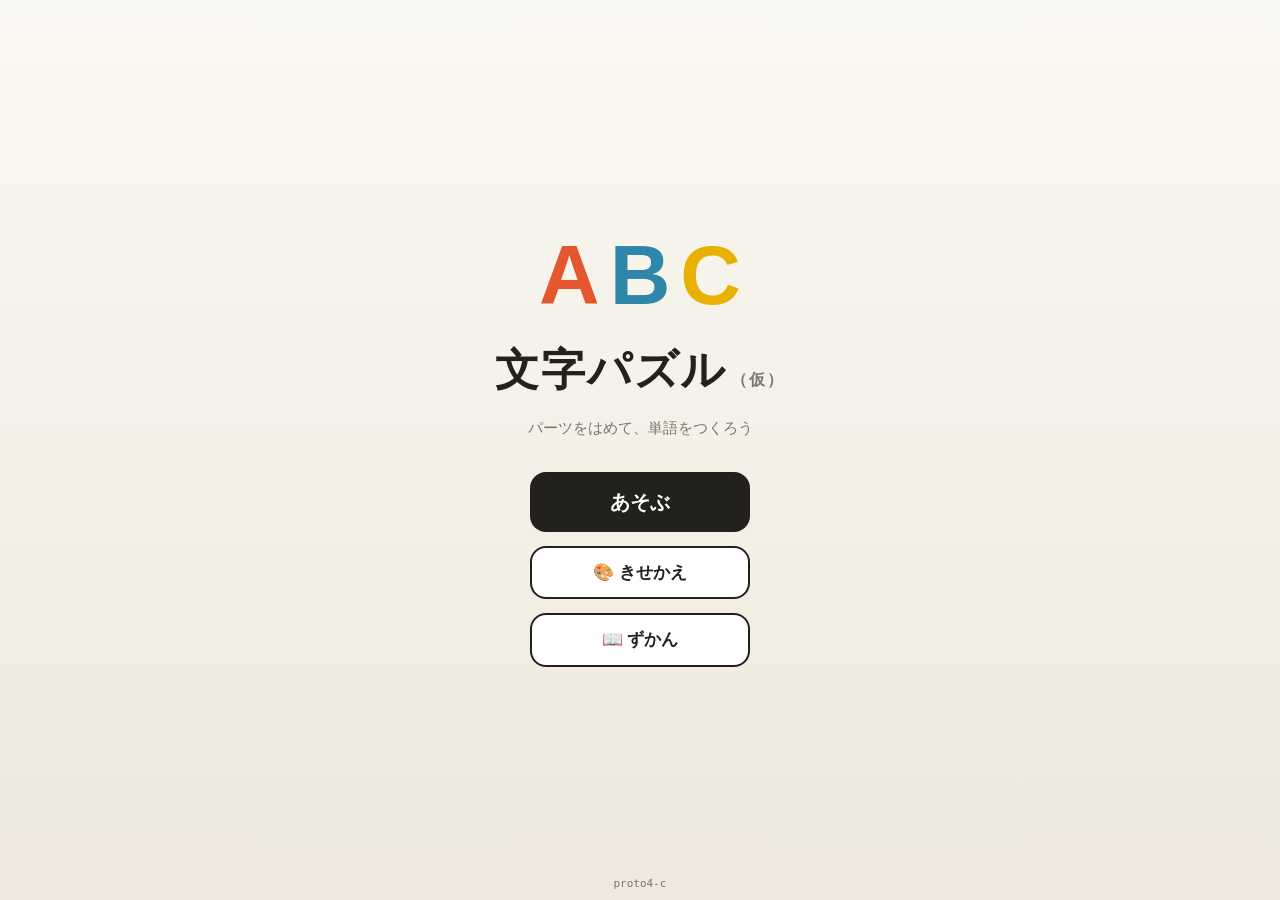
<file: index.html>
<!doctype html>
<html lang="ja">
<head>
<meta charset="utf-8">
<meta name="viewport" content="width=device-width,initial-scale=1,maximum-scale=1,user-scalable=no,viewport-fit=cover">
<meta name="apple-mobile-web-app-capable" content="yes">
<meta name="theme-color" content="#f6f4ef">
<title>文字パズル 試作</title>
<link rel="stylesheet" href="style.css?v=proto4-c">
</head>
<body>
<div id="app">
  <header id="top">
    <div class="lbtns">
      <button id="pauseBtn" type="button" aria-label="一時停止">⏸</button>
      <button id="gear" type="button" aria-label="開発メニュー">⚙</button>
    </div>
    <div id="center"><pre id="diag"></pre><div id="combo"></div></div>
    <div id="jar" aria-label="コイン">
      <svg id="jarSvg" viewBox="0 0 44 56" width="40" height="50">
        <path d="M12 6 H32 M10 10 H34 Q38 12 38 20 V46 Q38 52 32 52 H12 Q6 52 6 46 V20 Q6 12 10 10 Z" fill="rgba(255,255,255,.55)" stroke="#9aa0a6" stroke-width="2.5" stroke-linecap="round" stroke-linejoin="round"/>
        <g id="jarDiscs"></g>
      </svg>
      <span id="coinCount">0</span>
    </div>
  </header>
  <div id="strip">
    <span id="stageLabel">STAGE 1</span>
    <span id="dots"></span>
    <div id="bar"><i id="barFill"></i></div>
    <span id="secs">20.0</span>
  </div>
  <main id="stage">
    <svg id="board" xmlns="http://www.w3.org/2000/svg"></svg>
    <div id="banner"></div>
    <div id="wordPic" hidden><div class="halo"></div><img alt=""><span id="newTag" hidden>NEW!</span></div>
  </main>
  <div id="safeProbe"></div>
</div>

<div id="screens">
  <section id="scrTitle" class="scr opaque" hidden>
    <div class="deco" aria-hidden="true"><span>A</span><span>B</span><span>C</span></div>
    <h1 class="logo">文字パズル<small>（仮）</small></h1>
    <p class="lead">パーツをはめて、単語をつくろう</p>
    <button id="btnPlay" class="big" type="button">あそぶ</button>
    <button id="btnTitleShop" class="mid" type="button">🎨 きせかえ</button>
    <button id="btnTitleBook" class="mid" type="button">📖 ずかん</button>
    <button id="btnTitleDev" class="ghost" type="button">⚙ 開発メニュー</button>
    <p id="ver" class="ver"></p>
  </section>

  <section id="scrSelect" class="scr opaque" hidden>
    <h2 class="ttl">ステージをえらぶ</h2>
    <div id="cards" class="scrollable"></div>
    <div class="row2"><button id="btnSelShop" class="ghost" type="button">🎨 きせかえ</button><button id="btnSelBook" class="ghost" type="button">📖 ずかん</button></div>
    <div class="selfoot">
      <button id="btnSelBack" class="ghost" type="button">← もどる</button>
      <span id="selCoins" class="coinsum"></span>
    </div>
  </section>

  <section id="scrShop" class="scr opaque" hidden>
    <h2 class="ttl">きせかえ</h2>
    <span id="shopCoins" class="coinsum"></span>
    <div class="tabs"><button id="tabBg" class="tab on" type="button">背景</button><button id="tabPal" class="tab" type="button">文字の色</button></div>
    <div id="shopList" class="scrollable"></div>
    <div id="shopBar"><span id="shopMsg"></span><button id="btnShopAct" class="big" type="button">買う</button></div>
    <div class="selfoot" style="margin-top:0"><button id="btnShopBack" class="ghost" type="button">← もどる</button></div>
  </section>

  <section id="scrBook" class="scr opaque" hidden>
    <h2 class="ttl">ことばずかん</h2>
    <span id="bookCount" class="coinsum"></span>
    <div id="bookList" class="scrollable"></div>
    <div class="selfoot" style="margin-top:0"><button id="btnBookBack" class="ghost" type="button">← もどる</button></div>
    <div id="bookDetail" hidden><div class="bdcard"><img id="bdImg" alt=""><div id="bdWord"></div><div id="bdCount"></div><div class="bdhint">タップでとじる</div></div></div>
  </section>

  <section id="scrResult" class="scr veil" hidden>
    <div class="card">
      <h2 id="resTitle">STAGE CLEAR!</h2>
      <div id="resStars"></div>
      <div id="resPics"></div>
      <p id="resTime"></p>
      <p id="resBest"></p>
      <p id="resCoins"></p>
      <p id="resNote" class="note"></p>
      <div class="col">
        <button id="btnNext" class="big" type="button">次のステージ</button>
        <button id="btnRetry" class="mid" type="button">もう一回</button>
        <button id="btnToSelect" class="ghost" type="button">ステージ選択</button>
      </div>
    </div>
  </section>

  <section id="scrFail" class="scr veil" hidden>
    <div class="card small">
      <h2>TIME UP</h2>
      <p class="note">おしい！もう一度やってみよう</p>
      <div class="col">
        <button id="btnFailRetry" class="big" type="button">もう一回</button>
        <button id="btnFailSelect" class="ghost" type="button">ステージ選択</button>
      </div>
    </div>
  </section>

  <section id="scrPause" class="scr veil solid" hidden>
    <div class="card small">
      <h2>一時停止</h2>
      <div class="col">
        <button id="btnResume" class="big" type="button">つづける</button>
        <button id="btnQuit" class="ghost" type="button">やめる</button>
      </div>
    </div>
  </section>
</div>

<canvas id="fx"></canvas>
<section id="dev" hidden></section>
<div id="rotate"><p>縦向きにしてください</p></div>

<script>window.WP={BUILD:'proto4-c'};</script>
<script src="js/config.js?v=proto4-c"></script>
<script src="js/letters.js?v=proto4-c"></script>
<script src="js/stages.js?v=proto4-c"></script>
<script src="js/audio.js?v=proto4-c"></script>
<script src="js/haptics.js?v=proto4-c"></script>
<script src="js/fx.js?v=proto4-c"></script>
<script src="js/shop.js?v=proto4-c"></script>
<script src="js/pics.js?v=proto4-c"></script>
<script src="js/book.js?v=proto4-c"></script>
<script src="js/game.js?v=proto4-c"></script>
<script src="js/flow.js?v=proto4-c"></script>
<script src="js/dev.js?v=proto4-c"></script>
</body>
</html>
</file>
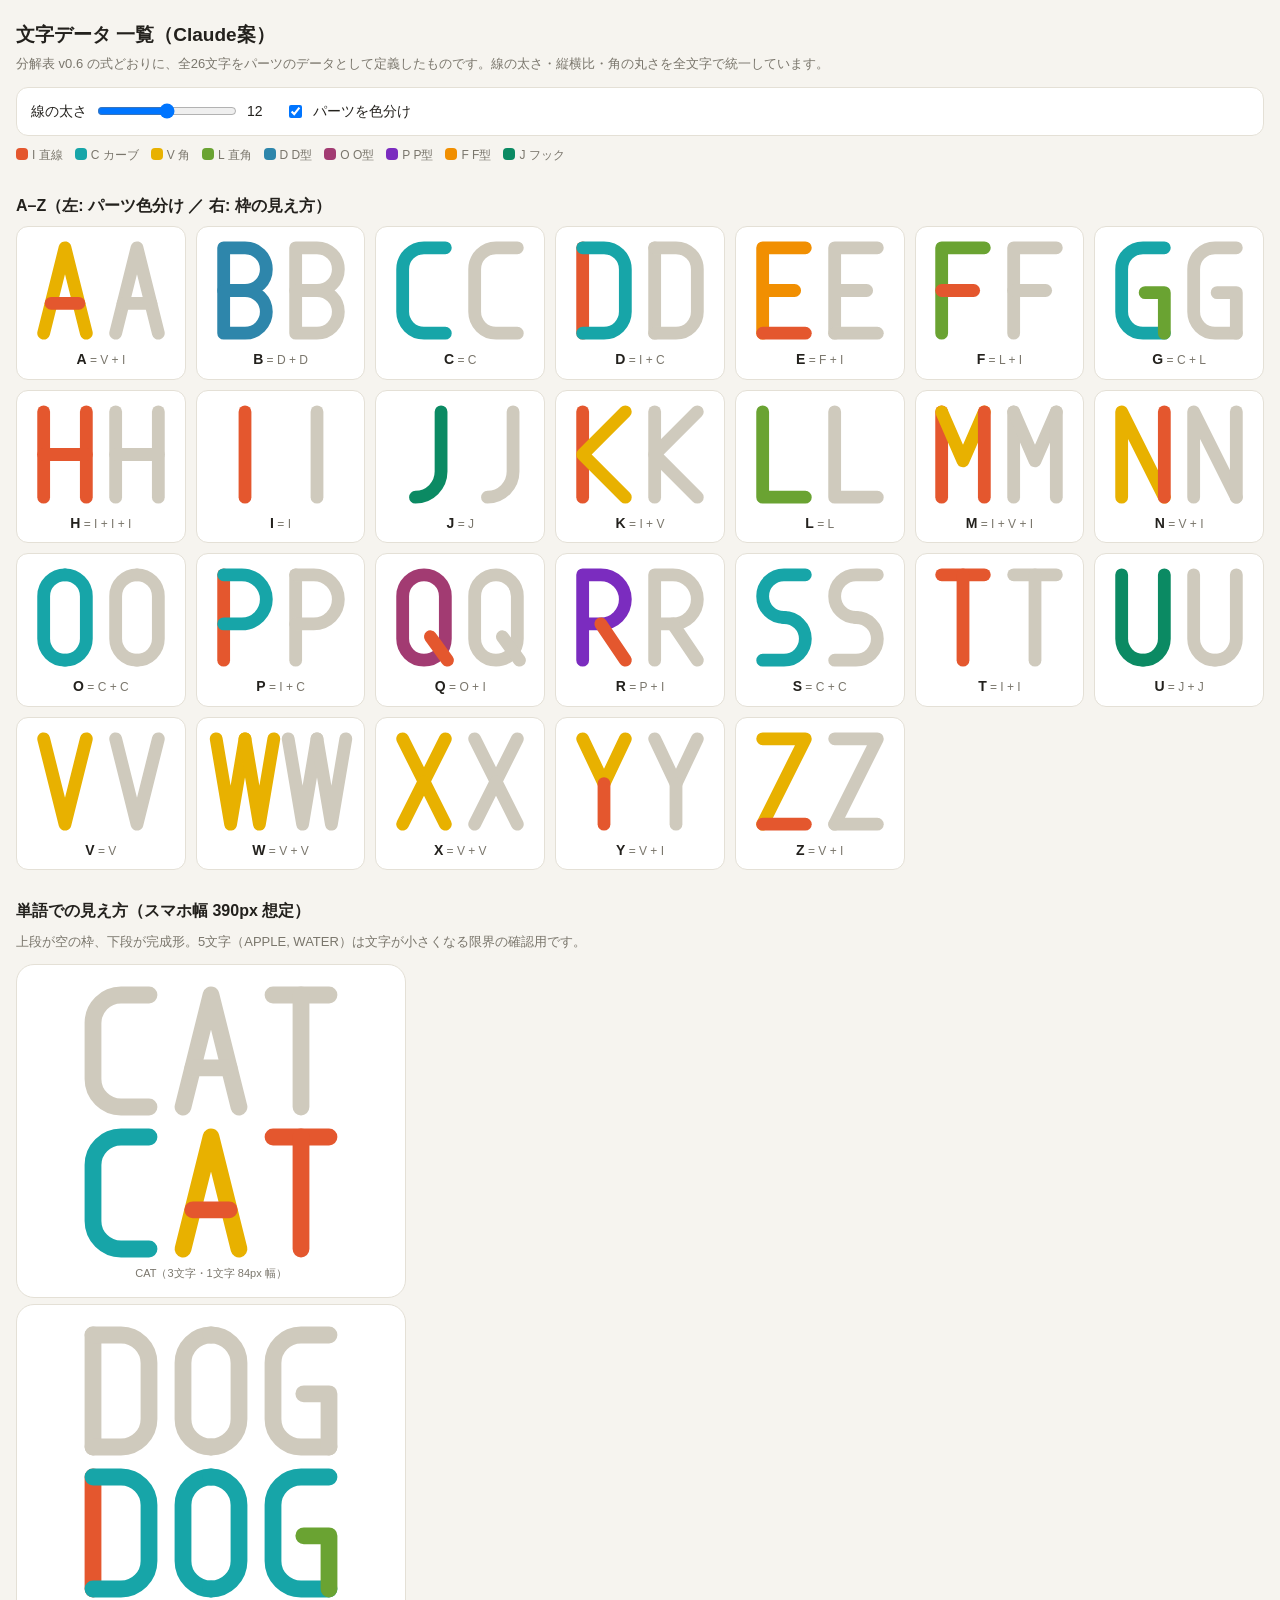
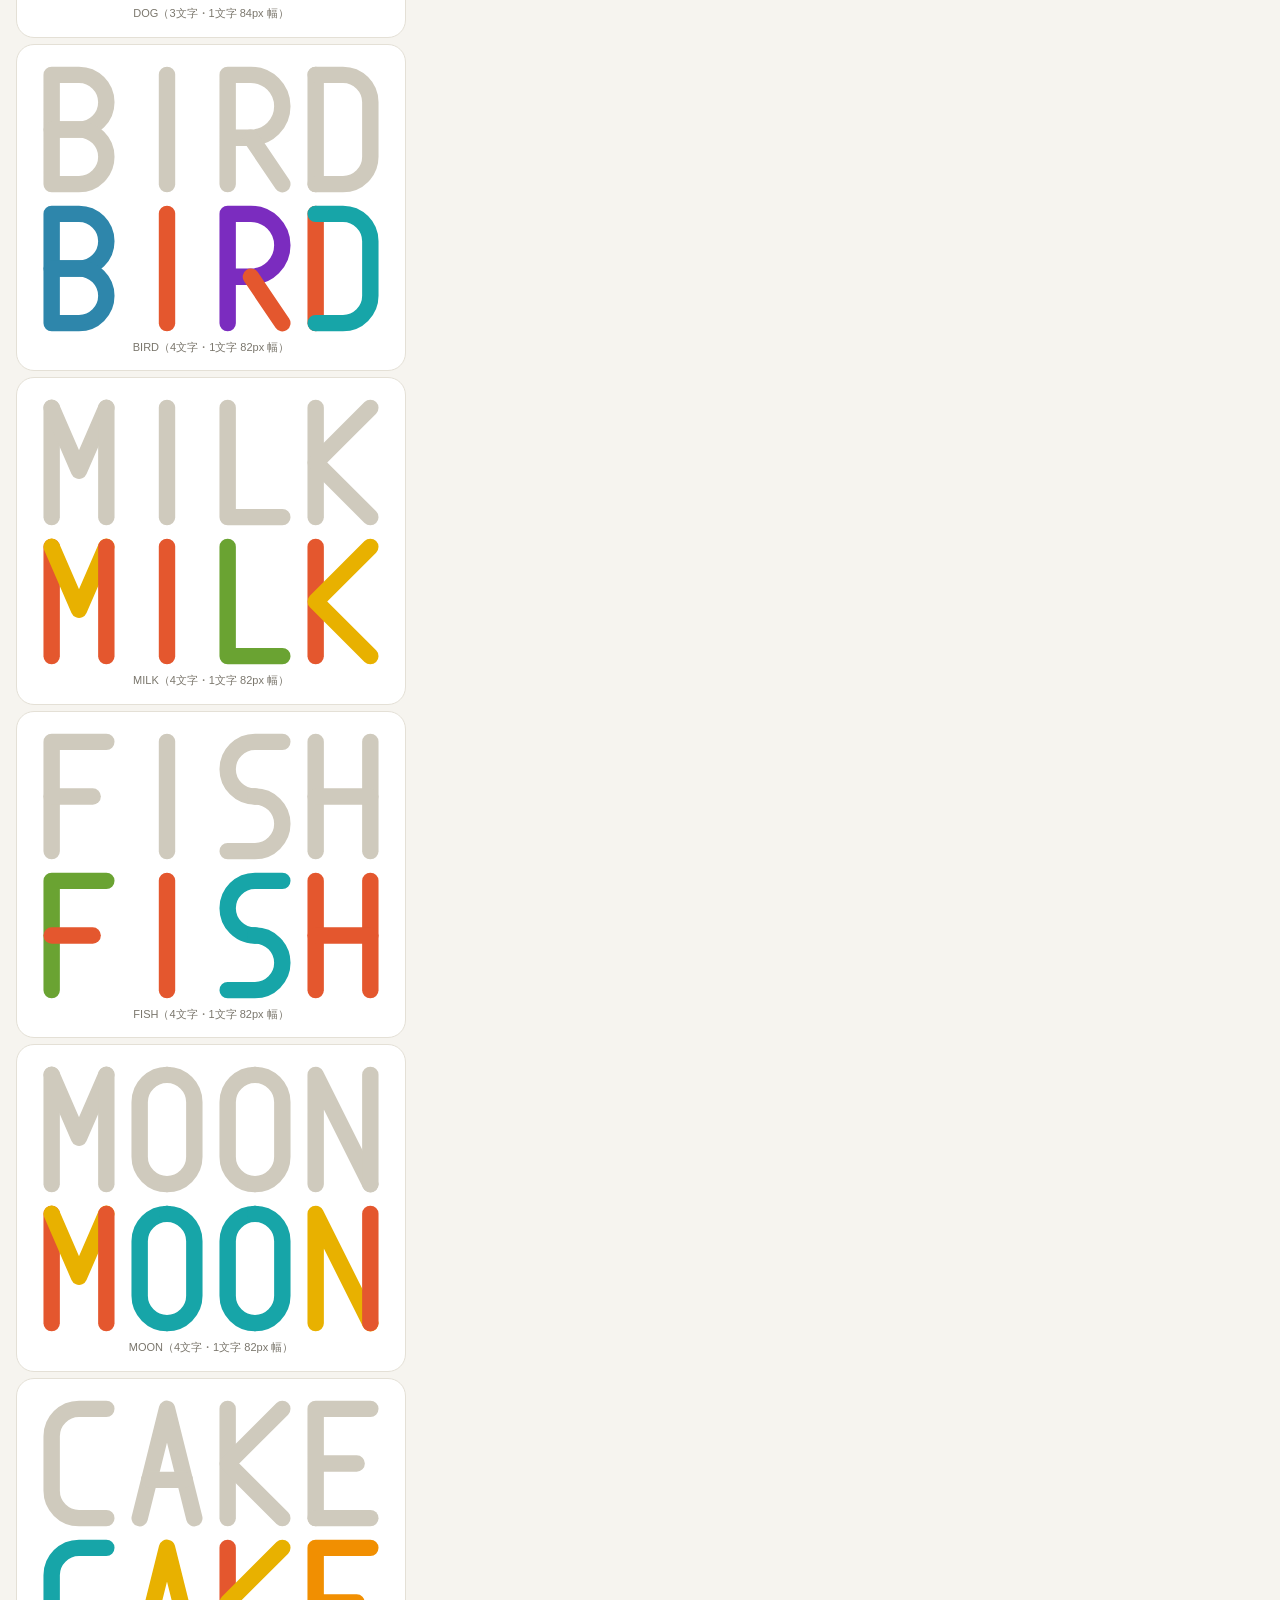
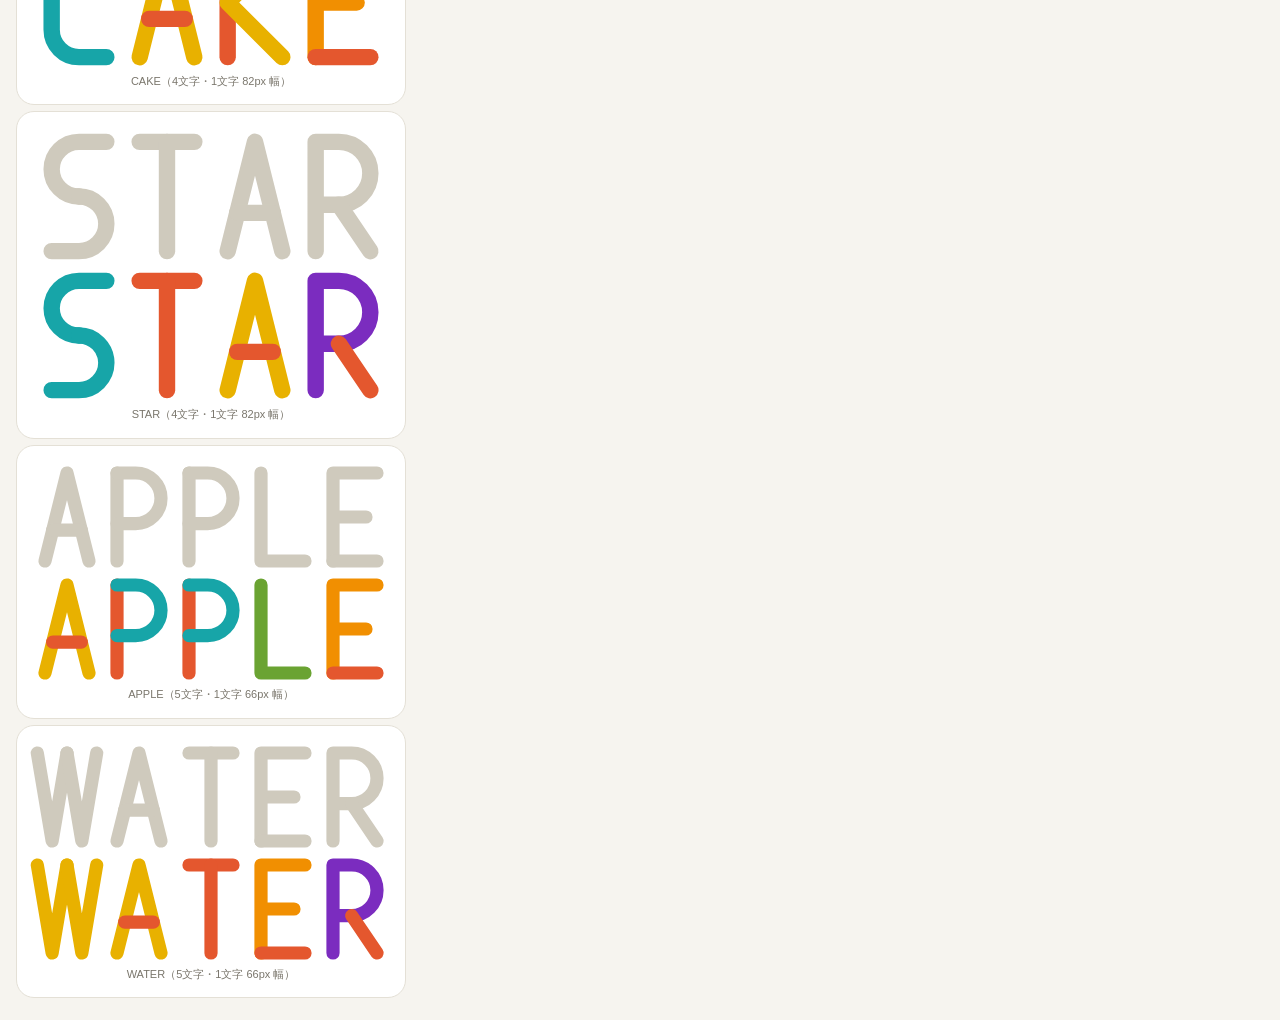
<file: docs/letters-preview.html>
<!doctype html>
<html lang="ja">
<head>
<meta charset="utf-8">
<meta name="viewport" content="width=device-width,initial-scale=1">
<title>文字データ 一覧 (Claude案)</title>
<style>
:root{
  --bg:#f6f4ef; --card:#fff; --ink:#23211d; --sub:#7a766c; --slot:#cfcabd; --line:#e4e0d6;
}
@media (prefers-color-scheme: dark){
  :root{ --bg:#16171a; --card:#212328; --ink:#eeece6; --sub:#9b9a93; --slot:#4a4d55; --line:#32353c; }
}
*{box-sizing:border-box}
body{margin:0;background:var(--bg);color:var(--ink);font:15px/1.6 -apple-system,"Hiragino Sans","Noto Sans JP",sans-serif;padding:16px}
h1{font-size:19px;margin:4px 0 2px}
h2{font-size:16px;margin:28px 0 8px}
p.note{color:var(--sub);margin:4px 0 12px;font-size:13px}
.ctl{display:flex;flex-wrap:wrap;gap:14px 22px;align-items:center;background:var(--card);border:1px solid var(--line);border-radius:12px;padding:12px 14px;position:sticky;top:8px;z-index:5}
.ctl label{display:flex;align-items:center;gap:8px;font-size:14px}
.ctl input[type=range]{width:140px}
.legend{display:flex;flex-wrap:wrap;gap:6px 12px;margin:10px 0;font-size:12px;color:var(--sub)}
.legend i{display:inline-block;width:12px;height:12px;border-radius:4px;vertical-align:-1px;margin-right:4px}
.grid{display:grid;grid-template-columns:repeat(auto-fill,minmax(150px,1fr));gap:10px}
.card{background:var(--card);border:1px solid var(--line);border-radius:12px;padding:10px 10px 8px}
.card .row{display:flex;gap:8px;justify-content:center}
.card svg{width:64px;height:107px;flex:none}
.card .cap{font-size:12px;color:var(--sub);text-align:center;margin-top:4px}
.card .cap b{color:var(--ink);font-size:14px}
.phone{width:min(100%,390px);background:var(--card);border:1px solid var(--line);border-radius:18px;padding:14px 10px;margin:6px 0}
.phone .w{display:flex;justify-content:center;margin:2px 0}
.phone .w svg{flex:none;display:block;margin:0 3px}
.phone .t{font-size:11px;color:var(--sub);text-align:center}
svg{overflow:visible}
svg .p{fill:none;stroke-linecap:round;stroke-linejoin:round;stroke-width:var(--sw,12px)}
svg .s{stroke:var(--slot)}
svg .m{stroke:var(--ink)}
</style>
</head>
<body>
<h1>文字データ 一覧（Claude案）</h1>
<p class="note">分解表 v0.6 の式どおりに、全26文字をパーツのデータとして定義したものです。線の太さ・縦横比・角の丸さを全文字で統一しています。</p>

<div class="ctl">
  <label>線の太さ <input id="sw" type="range" min="6" max="18" step="1" value="12"><span id="swv">12</span></label>
  <label><input id="col" type="checkbox" checked>パーツを色分け</label>
</div>
<div class="legend" id="legend"></div>

<h2>A–Z（左: パーツ色分け ／ 右: 枠の見え方）</h2>
<div class="grid" id="grid"></div>

<h2>単語での見え方（スマホ幅 390px 想定）</h2>
<p class="note">上段が空の枠、下段が完成形。5文字（APPLE, WATER）は文字が小さくなる限界の確認用です。</p>
<div id="words"></div>

<script>
/* ===== 文字データ =====
   座標系: viewBox 0 0 60 100。文字の本体は x 10–50, y 10–90。
   各パーツ {t: 型名, d: SVGパス}。線は太さ一定・丸端・丸角で描画する。
   型: I 直線 / C 半円カーブ / V 角 / L 直角 / D D型 / O O型 / P P型 / F F型 / J フック */
const R_ = (a)=>a; // 見やすさ用のダミー
const LETTERS = {
  A:[{t:'V',d:'M10 90 L30 10 L50 90'},{t:'I',d:'M17 62 H43'}],
  B:[{t:'D',d:'M10 10 H30 A20 20 0 0 1 50 30 A20 20 0 0 1 30 50 H10 Z'},
     {t:'D',d:'M10 50 H30 A20 20 0 0 1 50 70 A20 20 0 0 1 30 90 H10 Z'}],
  C:[{t:'C',d:'M50 10 H30 A20 20 0 0 0 10 30 V70 A20 20 0 0 0 30 90 H50'}],
  D:[{t:'I',d:'M10 10 V90'},{t:'C',d:'M10 10 H30 A20 20 0 0 1 50 30 V70 A20 20 0 0 1 30 90 H10'}],
  E:[{t:'F',d:'M50 10 H10 V90 M10 50 H40'},{t:'I',d:'M10 90 H50'}],
  F:[{t:'L',d:'M50 10 H10 V90'},{t:'I',d:'M10 50 H40'}],
  G:[{t:'C',d:'M50 10 H30 A20 20 0 0 0 10 30 V70 A20 20 0 0 0 30 90 H50'},{t:'L',d:'M32 52 H50 V90'}],
  H:[{t:'I',d:'M10 10 V90'},{t:'I',d:'M50 10 V90'},{t:'I',d:'M10 50 H50'}],
  I:[{t:'I',d:'M30 10 V90'}],
  J:[{t:'J',d:'M46 10 V66 A24 24 0 0 1 22 90'}],
  K:[{t:'I',d:'M10 10 V90'},{t:'V',d:'M50 10 L10 50 L50 90'}],
  L:[{t:'L',d:'M10 10 V90 H50'}],
  M:[{t:'I',d:'M10 90 V10'},{t:'V',d:'M10 10 L30 56 L50 10'},{t:'I',d:'M50 10 V90'}],
  N:[{t:'V',d:'M10 90 V10 L50 90'},{t:'I',d:'M50 10 V90'}],
  O:[{t:'C',d:'M30 10 A20 20 0 0 0 10 30 V70 A20 20 0 0 0 30 90'},{t:'C',d:'M30 10 A20 20 0 0 1 50 30 V70 A20 20 0 0 1 30 90'}],
  P:[{t:'I',d:'M10 10 V90'},{t:'C',d:'M10 10 H27 A23 23 0 0 1 50 33 A23 23 0 0 1 27 56 H10'}],
  Q:[{t:'O',d:'M30 10 A20 20 0 0 1 50 30 V70 A20 20 0 0 1 30 90 A20 20 0 0 1 10 70 V30 A20 20 0 0 1 30 10 Z'},{t:'I',d:'M36 68 L52 90'}],
  R:[{t:'P',d:'M10 10 V90 M10 10 H27 A23 23 0 0 1 50 33 A23 23 0 0 1 27 56 H10'},{t:'I',d:'M27 56 L50 90'}],
  S:[{t:'C',d:'M50 10 H30 A20 20 0 0 0 10 30 A20 20 0 0 0 30 50'},{t:'C',d:'M30 50 A20 20 0 0 1 50 70 A20 20 0 0 1 30 90 H10'}],
  T:[{t:'I',d:'M10 10 H50'},{t:'I',d:'M30 10 V90'}],
  U:[{t:'J',d:'M10 10 V70 A20 20 0 0 0 30 90'},{t:'J',d:'M50 10 V70 A20 20 0 0 1 30 90'}],
  V:[{t:'V',d:'M10 10 L30 90 L50 10'}],
  W:[{t:'V',d:'M3 10 L16.5 90 L30 10'},{t:'V',d:'M30 10 L43.5 90 L57 10'}],
  X:[{t:'V',d:'M10 10 L30 50 L50 10'},{t:'V',d:'M10 90 L30 50 L50 90'}],
  Y:[{t:'V',d:'M10 10 L30 52 L50 10'},{t:'I',d:'M30 52 V90'}],
  Z:[{t:'V',d:'M10 10 H50 L10 90'},{t:'I',d:'M10 90 H50'}]
};
const COLORS = {I:'#e4572e',C:'#17a5a8',V:'#e8b100',L:'#6aa332',D:'#2e86ab',O:'#a23b72',P:'#7b2cbf',F:'#f18f01',J:'#0b8a63'};
const NAMES  = {I:'直線',C:'カーブ',V:'角',L:'直角',D:'D型',O:'O型',P:'P型',F:'F型',J:'フック'};

const svgOf = (ch, mode, w, h)=>{
  const parts = LETTERS[ch];
  const useCol = document.getElementById('col').checked;
  let s = `<svg viewBox="0 0 60 100" ${w?`width="${w}" height="${h}"`:''} aria-label="${ch}">`;
  for(const p of parts){
    if(mode==='slot') s += `<path class="p s" d="${p.d}"/>`;
    else if(useCol)   s += `<path class="p" style="stroke:${COLORS[p.t]}" d="${p.d}"/>`;
    else              s += `<path class="p m" d="${p.d}"/>`;
  }
  return s + '</svg>';
};

function render(){
  document.getElementById('legend').innerHTML =
    Object.keys(COLORS).map(k=>`<span><i style="background:${COLORS[k]}"></i>${k} ${NAMES[k]}</span>`).join('');
  document.getElementById('grid').innerHTML = Object.keys(LETTERS).map(ch=>{
    const n = LETTERS[ch].length, ts = LETTERS[ch].map(p=>p.t).join(' + ');
    return `<div class="card"><div class="row">${svgOf(ch,'fill')}${svgOf(ch,'slot')}</div>
      <div class="cap"><b>${ch}</b> = ${ts}</div></div>`;
  }).join('');
  const words = ['CAT','DOG','BIRD','MILK','FISH','MOON','CAKE','STAR','APPLE','WATER'];
  document.getElementById('words').innerHTML = words.map(wd=>{
    const per = Math.min(84, Math.floor(330 / wd.length)); // 1文字あたり幅(px)
    const h = Math.round(per*100/60);
    const row = mode => `<div class="w">${[...wd].map(c=>svgOf(c,mode,per,h)).join('')}</div>`;
    return `<div class="phone">${row('slot')}${row('fill')}<div class="t">${wd}（${wd.length}文字・1文字 ${per}px 幅）</div></div>`;
  }).join('');
}
const sw = document.getElementById('sw');
sw.oninput = ()=>{ document.documentElement.style.setProperty('--sw', sw.value+'px'); document.getElementById('swv').textContent = sw.value; };
document.getElementById('col').onchange = render;
render();
</script>
</body>
</html>
</file>
<file: style.css>
:root{
  --bg:#f6f4ef; --ink:#23211d; --sub:#7a766c; --slot:#d3cec1; --card:#ffffff; --line:#e4e0d6;
}
*{box-sizing:border-box;-webkit-tap-highlight-color:transparent}
html,body{touch-action:manipulation;margin:0;height:100%;background:var(--bg);color:var(--ink);overflow:hidden;
  overscroll-behavior:none;-webkit-user-select:none;user-select:none;-webkit-touch-callout:none;
  font:15px/1.5 -apple-system,"Hiragino Sans","Noto Sans JP",sans-serif}
body{position:fixed;inset:0}
#app{position:absolute;inset:0;display:flex;flex-direction:column;height:100dvh;
  padding-top:env(safe-area-inset-top)}
#safeProbe{position:absolute;left:0;bottom:0;width:0;height:0;padding-bottom:env(safe-area-inset-bottom);visibility:hidden}

#top{flex:0 0 58px;display:flex;align-items:center;justify-content:space-between;padding:0 12px}
#gear{width:44px;height:44px;border:0;border-radius:12px;background:transparent;font-size:22px;color:var(--sub)}
#center{flex:1;min-width:0;display:flex;flex-direction:column;align-items:center;justify-content:center}
#combo{text-align:center;font-weight:800;font-size:19px;letter-spacing:.04em;color:#e4572e;min-height:24px;line-height:24px}
#combo.pop{animation:combopop .28s ease-out}
#jar{display:flex;align-items:center;gap:6px;font-weight:800;font-size:20px;font-variant-numeric:tabular-nums}
#jar svg{overflow:visible}
#jar.pop svg{animation:jarpop .25s ease-out}
#stage{position:relative;flex:1 1 auto;min-height:0;touch-action:none}
#board{position:absolute;inset:0;width:100%;height:100%;touch-action:none;display:block;overflow:visible}
#banner{position:absolute;left:0;right:0;top:36%;text-align:center;font-size:44px;font-weight:900;color:#e4572e;
  pointer-events:none;opacity:0;letter-spacing:.04em;text-shadow:0 3px 0 rgba(255,255,255,.9)}
#banner.show{animation:banner 1.9s ease-out forwards}
.float{position:absolute;white-space:nowrap;pointer-events:none;font-weight:900;font-size:22px;color:#e4572e;
  text-shadow:0 2px 0 rgba(255,255,255,.9);animation:floatup .8s ease-out forwards;transform:translate(-50%,-50%)}
#fx{position:fixed;inset:0;width:100%;height:100%;pointer-events:none;z-index:20}

/* board svg */
#board .slot,#board .fill,#board .pp,#board .pshadow{fill:none;stroke-linecap:round;stroke-linejoin:round}
#board .slot{stroke:var(--slot)}
#board .fill{opacity:0}
#board .fill.ghost{opacity:.6}
#board .fill.on{opacity:1}
#board .pshadow{stroke:rgba(0,0,0,.2);opacity:0;transform:translate(3px,6px)}
#board .piece.lifted .pshadow{opacity:1}
#board .pinner,#board .fill,#board .letter{transform-box:fill-box;transform-origin:center}
#board .piece.lifted .pinner{transform:scale(1.08)}
#board .pinner.shake{animation:shake .5s ease-in-out infinite}
#board .pinner.wobble{animation:wobble .3s ease-in-out}
#board .fill.pop{animation:fillpop .28s ease-out}
#board .letter.bounce{animation:letterbounce .38s ease-out}
#board .letter.jump{animation:letterjump .5s ease-in-out}

#ghost{pointer-events:none}

#diag{margin:0;font:9px/1.3 ui-monospace,Menlo,monospace;color:#6b675d;text-align:center;pointer-events:none;white-space:pre}

#dev{position:fixed;inset:0;z-index:40;background:var(--bg);overflow-y:auto;-webkit-overflow-scrolling:touch;
  touch-action:pan-y;padding:calc(env(safe-area-inset-top) + 10px) 14px calc(env(safe-area-inset-bottom) + 24px)}
#dev[hidden]{display:none}
#dev h3{margin:16px 0 6px;font-size:14px;color:var(--sub)}
#dev .row{display:flex;align-items:center;gap:10px;margin:6px 0;font-size:14px}
#dev .row label{flex:0 0 150px}
#dev .row input[type=range]{flex:1}
#dev .row .v{flex:0 0 44px;text-align:right;font-variant-numeric:tabular-nums}
#dev .btns{display:flex;flex-wrap:wrap;gap:8px}
#dev button{border:1px solid var(--line);background:var(--card);color:var(--ink);border-radius:10px;padding:9px 12px;font-size:14px}
#dev button.primary{background:#23211d;color:#fff;border-color:#23211d}
#dev textarea{width:100%;height:210px;font:11px/1.4 ui-monospace,Menlo,monospace;border:1px solid var(--line);border-radius:10px;padding:8px;background:var(--card);color:var(--ink);-webkit-user-select:text;user-select:text}
#dev select{font-size:14px;padding:6px;border-radius:8px}

#rotate{display:none;position:fixed;inset:0;z-index:100;background:var(--bg);align-items:center;justify-content:center;font-size:20px;font-weight:700}
@media (orientation:landscape) and (max-height:520px){ #rotate{display:flex} }

@keyframes shake{0%,100%{transform:rotate(0)}20%{transform:rotate(-6deg)}40%{transform:rotate(6deg)}60%{transform:rotate(-4deg)}80%{transform:rotate(4deg)}}
@keyframes wobble{0%,100%{transform:translateX(0)}25%{transform:translateX(-6px)}75%{transform:translateX(6px)}}
@keyframes fillpop{0%{transform:scale(1.25)}60%{transform:scale(.95)}100%{transform:scale(1)}}
@keyframes letterbounce{0%{transform:translateY(0)}40%{transform:translateY(-14px)}100%{transform:translateY(0)}}
@keyframes letterjump{0%{transform:translateY(0) scale(1)}35%{transform:translateY(-26px) scale(1.12)}100%{transform:translateY(0) scale(1)}}
@keyframes combopop{0%{transform:scale(1.5)}100%{transform:scale(1)}}
@keyframes jarpop{0%{transform:scale(1)}40%{transform:scale(1.22)}100%{transform:scale(1)}}
@keyframes banner{0%{opacity:0;transform:scale(.6)}18%{opacity:1;transform:scale(1.12)}30%{transform:scale(1)}80%{opacity:1}100%{opacity:0}}
@keyframes floatup{0%{opacity:0;transform:translate(-50%,-30%) scale(.7)}25%{opacity:1}100%{opacity:0;transform:translate(-50%,-160%) scale(1.1)}}

/* ===== proto2: タイマー・進捗・各画面 ===== */
.lbtns{display:flex;gap:0}
#pauseBtn,#gear{width:40px;height:44px;border:0;border-radius:12px;background:transparent;font-size:20px;color:var(--sub)}
#pauseBtn:disabled{opacity:.25}
#top{padding:0 8px 0 4px}
#strip{flex:0 0 34px;display:flex;align-items:center;gap:10px;padding:0 14px;font-weight:800}
#stageLabel{font-size:13px;letter-spacing:.08em;color:var(--sub);min-width:70px}
#dots{display:flex;gap:5px}
#dots i{width:10px;height:10px;border-radius:50%;background:#d9d4c6}
#dots i.cur{background:#b9b3a1}
#dots i.on{background:#6aa332}
#bar{flex:1;height:12px;border-radius:7px;background:#e6e1d4;overflow:hidden}
#barFill{display:block;height:100%;width:100%;border-radius:7px;background:linear-gradient(90deg,#6aa332,#a6c93a);transition:none}
#secs{min-width:44px;text-align:right;font-variant-numeric:tabular-nums;font-size:17px}
#strip.warn #barFill{background:#e4572e}
#strip.warn #secs{color:#e4572e;animation:blink .5s steps(2) infinite}
#strip.free #bar,#strip.free #secs{visibility:hidden}
.float.fixed{position:fixed;z-index:25}

#board{transition:transform .28s ease-out,opacity .28s ease-out}
#board.out{opacity:0;transform:translateX(-56px)}
#board.pre{transition:none;opacity:0;transform:translateX(56px)}
#stage.shake{animation:stageshake .32s ease-out}

#screens{position:fixed;inset:0;z-index:15;pointer-events:none}
.scr{position:absolute;inset:0;display:flex;flex-direction:column;align-items:center;justify-content:center;gap:14px;
  padding:calc(env(safe-area-inset-top) + 16px) 20px calc(env(safe-area-inset-bottom) + 16px);pointer-events:auto;text-align:center}
.scr[hidden]{display:none}
.scr.opaque{background:var(--bg)}
.scr.veil{background:rgba(246,244,239,.9)}
.scr.veil.solid{background:rgba(246,244,239,.97)}
.logo{margin:0;font-size:44px;font-weight:900;letter-spacing:.04em}
.logo small{font-size:16px;font-weight:700;color:var(--sub);margin-left:4px}
.lead{margin:0 0 18px;color:var(--sub)}
.deco{display:flex;gap:10px;font-size:84px;font-weight:900;line-height:1;margin-bottom:6px}
.deco span:nth-child(1){color:#e4572e}.deco span:nth-child(2){color:#2e86ab}.deco span:nth-child(3){color:#e8b100}
.ver{position:absolute;bottom:calc(env(safe-area-inset-bottom) + 10px);margin:0;font:11px ui-monospace,Menlo,monospace;color:var(--sub)}
.ttl{margin:0 0 6px;font-size:22px}
button.big,button.mid,button.ghost{font:inherit;border:0;border-radius:16px;cursor:pointer;color:#fff}
button.big{background:#23211d;font-size:20px;font-weight:800;padding:15px 48px;min-width:220px}
button.mid{background:#fff;color:var(--ink);border:2px solid #23211d;font-size:17px;font-weight:800;padding:12px 40px;min-width:220px}
button.ghost{background:transparent;color:var(--sub);font-size:15px;padding:10px 16px}
#cards{display:flex;flex-direction:column;gap:12px;width:min(100%,340px)}
.cardbtn{display:grid;grid-template-columns:54px 1fr auto;align-items:center;gap:12px;background:#fff;border:2px solid #e4e0d6;border-radius:18px;padding:14px 16px;font:inherit;text-align:left;color:var(--ink)}
.cardbtn:disabled{opacity:.45}
.cardbtn .num{font-size:34px;font-weight:900}
.cardbtn .info{font-size:14px;color:var(--sub)}
.st{color:#d9d4c6;font-size:24px}
.st.on{color:#f6c542}
.selfoot{display:flex;align-items:center;justify-content:space-between;width:min(100%,340px);margin-top:10px}
.coinsum{font-weight:800}
.card{background:#fff;border-radius:24px;padding:26px 24px 20px;width:min(100%,330px);box-shadow:0 10px 30px rgba(0,0,0,.12)}
.card.small{padding:24px}
.card h2{margin:0 0 10px;font-size:26px;letter-spacing:.04em}
.card p{margin:4px 0}
.card .note{color:var(--sub);font-size:14px}
#resStars{font-size:44px;line-height:1.1;margin:4px 0 8px}
#resStars .st{font-size:46px;display:inline-block}
#resStars .st.pop{animation:starpop .45s ease-out}
.col{display:flex;flex-direction:column;align-items:center;gap:10px;margin-top:14px}

@keyframes blink{0%{opacity:1}50%{opacity:.35}}
@keyframes stageshake{0%,100%{transform:translate(0,0)}20%{transform:translate(-7px,3px)}40%{transform:translate(6px,-3px)}60%{transform:translate(-4px,2px)}80%{transform:translate(3px,-1px)}}
@keyframes starpop{0%{transform:scale(.2) rotate(-30deg)}60%{transform:scale(1.35) rotate(8deg)}100%{transform:scale(1) rotate(0)}}

/* ===== proto2: 質感 ===== */
html,body{background:linear-gradient(#faf8f2,#eee9dc) fixed}
body{font-family:ui-rounded,"SF Pro Rounded","Hiragino Maru Gothic ProN",-apple-system,"Hiragino Sans","Noto Sans JP",sans-serif}
.scr.opaque{background:linear-gradient(#faf8f2,#eee9dc)}
#board .fillhi,#board .phi{fill:none;stroke:#fff;stroke-linecap:round;stroke-linejoin:round;opacity:0;pointer-events:none}
#board .phi{opacity:.32}
#board .fill.on+.fillhi{opacity:.32}
#board .fill.ghost+.fillhi{opacity:.2}
#board .slot.pulse{animation:slotpulse .6s ease-in-out infinite}
@keyframes slotpulse{0%,100%{stroke:#d3cec1}50%{stroke:#f2a98c}}

/* 振動の実験 */
#hx{display:flex;flex-direction:column;gap:8px;position:relative}
.xbox{display:block;padding:14px 12px;border:2px dashed #b9b3a1;border-radius:12px;background:#fff;font-size:14px;touch-action:manipulation}
.xbox:active{background:#f3efe3}
.xbox b{display:inline-block;min-width:1.4em;font-size:16px}

/* ===== proto3: テーマ（着せ替え）。色は変数にして、背景ごとに差し替える ===== */
:root{
  --bg1:#faf8f2; --bg2:#eee9dc; --panel:#ffffff; --panel-line:#e4e0d6; --dot:#d9d4c6; --dotcur:#b9b3a1; --barbg:#e6e1d4;
  --veil:rgba(246,244,239,.9); --veil2:rgba(246,244,239,.97); --btn:#23211d; --btn-ink:#ffffff; --shadow-w:rgba(255,255,255,.9);
  --pulse:#f2a98c; --wcard:rgba(255,255,255,.78); --wcard-line:#e8e3d6; --wcard-sh:rgba(0,0,0,.05);
}
html,body{background:linear-gradient(var(--bg1),var(--bg2));color:var(--ink)}   /* fixed は使わない（iPhone の Safari で重くなりやすい。body は画面に固定済み） */
#rotate{background:var(--bg1)}
.scr.opaque{background:linear-gradient(var(--bg1),var(--bg2))}
.scr.veil{background:var(--veil)}
.scr.veil.solid{background:var(--veil2)}
.card,.cardbtn,button.mid,.xbox{background:var(--panel);color:var(--ink)}
.cardbtn{border-color:var(--panel-line)}
button.big{background:var(--btn);color:var(--btn-ink)}
button.mid{border-color:var(--btn)}
#dots i{background:var(--dot)} #dots i.cur{background:var(--dotcur)} #bar{background:var(--barbg)}
.st{color:var(--dot)} .st.on{color:#f6c542}
#banner,.float{text-shadow:0 3px 0 var(--shadow-w)}
#board .wcard-sh{fill:var(--wcard-sh)}
#board .wcard{fill:var(--wcard);stroke:var(--wcard-line);stroke-width:2}
@keyframes slotpulse{0%,100%{stroke:var(--slot)}50%{stroke:var(--pulse)}}
.deco span:nth-child(1){color:var(--tc-I,#e4572e)}.deco span:nth-child(2){color:var(--tc-D,#2e86ab)}.deco span:nth-child(3){color:var(--tc-V,#e8b100)}
html:not(.dev) #diag,html:not(.dev) #gear,html:not(.dev) #btnTitleDev{display:none}
.scrollable{overflow-y:auto;-webkit-overflow-scrolling:touch;touch-action:pan-y}

/* きせかえ画面 */
#scrShop{justify-content:flex-start;gap:10px}
.tabs{display:flex;gap:8px}
.tab{border:2px solid var(--panel-line);background:var(--panel);color:var(--ink);border-radius:14px;padding:8px 20px;font:inherit;font-weight:800}
.tab.on{background:var(--btn);color:var(--btn-ink);border-color:var(--btn)}
#shopList{display:flex;flex-direction:column;gap:10px;flex:1 1 auto;min-height:0;width:min(100%,340px);padding:2px}
.shopitem{display:grid;grid-template-columns:96px 1fr auto;align-items:center;gap:12px;background:var(--panel);border:3px solid var(--panel-line);border-radius:16px;padding:8px 12px;font:inherit;color:var(--ink);text-align:left;flex:0 0 auto}
.shopitem.sel{border-color:#e4572e}
.shopitem .nm{font-weight:800;font-size:16px}
.shopitem .tag{font-size:13px;color:var(--sub);text-align:right;white-space:nowrap}
.shopitem .tag.eq{color:#6aa332;font-weight:800}
#shopBar{display:flex;flex-direction:column;align-items:center;gap:6px;width:min(100%,340px)}
#shopMsg{min-height:20px;font-size:13px;color:var(--sub)}
button.big:disabled{opacity:.4}
#cards{max-height:calc(100dvh - 200px)}
#ghost .g1{fill:var(--ink);fill-opacity:.15;stroke:var(--ink);stroke-opacity:.55;stroke-width:3}
#ghost .g2{fill:var(--ink);fill-opacity:.55}

/* ===== proto4: 単語のイラスト・ずかん ===== */
:root{--sil-f:brightness(0);--sil-o:.13;--halo:rgba(255,255,255,.75)}
#wordPic{position:absolute;z-index:6;pointer-events:none;opacity:0}
#wordPic[hidden]{display:none}
#wordPic .halo{position:absolute;inset:-14%;border-radius:50%;background:radial-gradient(circle,var(--halo) 0%,transparent 68%)}
#wordPic img{position:relative;display:block;width:100%;height:100%;object-fit:contain;filter:drop-shadow(0 0 1.5px rgba(255,255,255,.95)) drop-shadow(0 8px 10px rgba(0,0,0,.18))}
#wordPic.show{animation:picpop .62s cubic-bezier(.2,1.4,.4,1) forwards;will-change:transform,opacity}
#wordPic.hide{opacity:0;transition:opacity .25s}
#newTag{position:absolute;right:-4%;top:-2%;background:#e4572e;color:#fff;font-weight:900;font-size:15px;letter-spacing:.06em;padding:4px 11px;border-radius:999px;transform:rotate(12deg);box-shadow:0 3px 0 rgba(0,0,0,.15)}
#newTag[hidden]{display:none}
@keyframes picpop{0%{opacity:0;transform:scale(.25) rotate(-14deg)}55%{opacity:1;transform:scale(1.14) rotate(5deg)}75%{opacity:1;transform:scale(.96) rotate(-2deg)}100%{opacity:1;transform:scale(1) rotate(0)}}

#scrBook{justify-content:flex-start;gap:8px}
#bookList{flex:1 1 auto;min-height:0;width:min(100%,360px);display:grid;grid-template-columns:repeat(3,1fr);gap:10px;align-content:start;padding:2px}
.bk{display:flex;flex-direction:column;align-items:center;gap:4px;background:var(--panel);border:2px solid var(--panel-line);border-radius:16px;padding:8px 4px 6px;font:inherit;color:var(--ink)}
.bk .bkimg{display:block;width:100%;aspect-ratio:1/1}
.bk img{display:block;width:100%;height:100%;object-fit:contain}
.bk img.sil{filter:var(--sil-f);opacity:var(--sil-o)}
.bk .bkname{font-weight:900;font-size:15px;letter-spacing:.04em;min-height:20px}
.bksec{grid-column:1/-1;margin:10px 0 0;font-size:13px;color:var(--sub);text-align:left}
.chips{grid-column:1/-1;display:flex;flex-wrap:wrap;gap:6px}
.chip{display:inline-block;background:var(--panel);border:2px solid var(--panel-line);border-radius:12px;padding:4px 10px;font-weight:900;letter-spacing:.04em;color:var(--sub)}
.chip.seen{color:var(--ink)}
#bookDetail{position:absolute;inset:0;z-index:5;background:var(--veil2);display:flex;align-items:center;justify-content:center}
#bookDetail[hidden]{display:none}
.bdcard{background:var(--panel);border-radius:24px;padding:22px 26px 14px;text-align:center;box-shadow:0 10px 30px rgba(0,0,0,.18);animation:picpop .45s cubic-bezier(.2,1.4,.4,1)}
.bdcard img{width:min(62vw,240px);height:min(62vw,240px);object-fit:contain;filter:drop-shadow(0 0 1.5px rgba(255,255,255,.95))}
#bdWord{font-size:34px;font-weight:900;letter-spacing:.06em;margin-top:4px}
#bdCount{color:var(--sub);font-size:14px}
.bdhint{color:var(--sub);font-size:12px;margin-top:10px}
#resPics{display:flex;flex-wrap:wrap;justify-content:center;gap:6px;margin:2px 0 8px}
#resPics img{width:48px;height:48px;object-fit:contain}
.row2{display:flex;gap:6px;justify-content:center}
</file>
